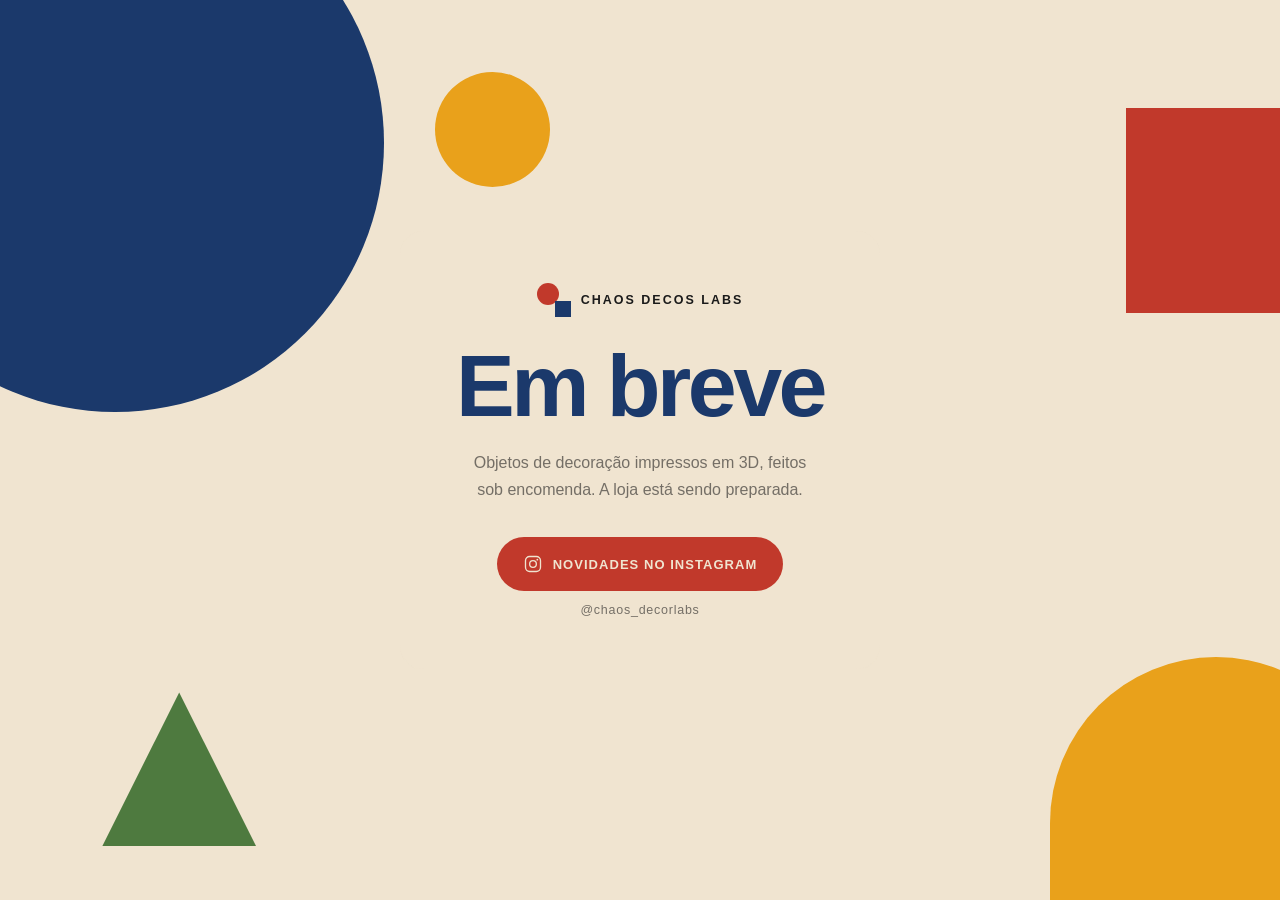
<file: index.html>
<!doctype html>
<!--
  CHAOS DECOS LABS — HOME DA LOJA (HALL)
  ───────────────────────────────────────
  Estrutura do seu wireframe: barra superior (busca, logo, moeda,
  favoritas, carrinho) + menu de abas, carrossel grande de
  produtos e o carrossel "Decor para casa".

  ONDE MEXER:
  - Catálogo, preços e ícones  → chaos-dados.js
  - Cores, tipografia, layout  → chaos-loja.css
  - Só o que é exclusivo da home fica neste arquivo.

  PÁGINAS DO CONJUNTO:
  index.html (esta) · produtos.html · produto.html
  favoritas.html · carrinho.html · politicas.html
-->
<html lang="pt-BR">
<head>
  <meta charset="utf-8" />
  <meta name="viewport" content="width=device-width, initial-scale=1" />
  <title>Chaos Decos Labs — Loja</title>
  <meta name="description" content="Loja Chaos Decos Labs — objetos de decoração impressos em 3D: forma, função e cor com propósito." />
  <meta name="theme-color" content="#F0E4D0" />
  <!-- A cortina "Em breve" precisa rodar ANTES de a página desenhar,
       por isso vem no <head> e antes do CSS. -->
  <script src="chaos-config.js"></script>
  <link rel="stylesheet" href="chaos-loja.css">
</head>
<body>

  <header class="site-header" id="cabecalho"></header>

  <!-- ── CARROSSEL PRINCIPAL ── -->
  <section class="hero-carousel">
    <div class="hero-track" id="heroTrack"></div>
    <button class="hero-arrow prev" id="heroPrev" aria-label="Produto anterior"><span class="icon"></span></button>
    <button class="hero-arrow next" id="heroNext" aria-label="Próximo produto"><span class="icon"></span></button>
    <div class="hero-dots" id="heroDots"></div>
  </section>

  <!-- ── FAIXA ── -->
  <div class="strip-bar"><p>Impressão 3D de decoração · feito sob encomenda no Brasil</p></div>

  <!-- ── CARROSSEL DE CATEGORIAS ── -->
  <section class="category-section">
    <div class="wrap">
      <div class="category-head">
        <div>
          <h2>Decor para casa</h2>
          <p>Produtos por categoria</p>
        </div>
        <div class="category-arrows">
          <button class="round-btn" id="catPrev" aria-label="Categoria anterior"><span class="icon"></span></button>
          <button class="round-btn" id="catNext" aria-label="Próxima categoria"><span class="icon"></span></button>
        </div>
      </div>
    </div>
    <div style="width:min(100%, calc(var(--content) + var(--edge) * 2)); margin-inline:auto;">
      <div class="category-track" id="categoryTrack" style="margin-inline:var(--edge);"></div>
    </div>
  </section>

  <footer class="site-footer" id="rodape"></footer>

  <script src="chaos-dados.js"></script>
  <script>
    montarCabecalho('home');
    montarRodape();

    document.querySelector('#heroPrev .icon').innerHTML = ICONES.esquerda;
    document.querySelector('#heroNext .icon').innerHTML = ICONES.direita;
    document.querySelector('#catPrev .icon').innerHTML = ICONES.esquerda;
    document.querySelector('#catNext .icon').innerHTML = ICONES.direita;

    /* ── HERO: os 6 primeiros produtos, duplicados para o loop ── */
    const destaques = PRODUTOS.slice(0, 6);
    const heroTrack = document.getElementById('heroTrack');
    const heroDotsEl = document.getElementById('heroDots');

    heroTrack.innerHTML = [...destaques, ...destaques].map((p) => `
      <div class="hero-slide">
        ${arteHTML(p, { sombra:true })}
        <div class="hero-slide-info">
          <div class="hero-slide-text">
            <span class="eyebrow">${p.colecao}</span>
            <h2 class="hero-slide-title">${nomeExibido(p)}</h2>
            <p class="hero-slide-price">${precoExibido(p)}</p>
          </div>
          <a class="btn btn-light" href="${linkProduto(p.id)}">${emBreve() ? 'Ver Peça' : 'Ver Item'}</a>
        </div>
      </div>
    `).join('');

    heroDotsEl.innerHTML = destaques.map((_, i) => `<button data-i="${i}" aria-label="Ir para o produto ${i + 1}"></button>`).join('');
    const heroDots = [...heroDotsEl.querySelectorAll('button')];
    heroDots[0].classList.add('is-active');

    function larguraPasso(){
      const slide = heroTrack.querySelector('.hero-slide');
      if (!slide) return 0;
      const gap = parseFloat(getComputedStyle(heroTrack).columnGap || getComputedStyle(heroTrack).gap) || 0;
      return slide.getBoundingClientRect().width + gap;
    }

    function sincronizarPontos(){
      const passo = larguraPasso();
      if (!passo) return;
      const indice = Math.round(heroTrack.scrollLeft / passo) % destaques.length;
      heroDots.forEach((d, i) => d.classList.toggle('is-active', i === indice));
    }

    /* Liga o giro automático + arraste. O motor está no chaos-dados.js
       (autoCarrossel) e é o mesmo que roda no celular. */
    const giroHero = autoCarrossel(heroTrack, { velocidade: 42, aoMover: sincronizarPontos });

    function moverHero(direcao){
      const passo = larguraPasso();
      if (!passo) return;
      giroHero.parar();
      heroTrack.scrollBy({ left: direcao * passo, behavior: 'smooth' });
      giroHero.retomar();
    }

    document.getElementById('heroPrev').addEventListener('click', () => moverHero(-1));
    document.getElementById('heroNext').addEventListener('click', () => moverHero(1));
    heroDots.forEach((d) => d.addEventListener('click', () => {
      giroHero.parar();
      heroTrack.scrollTo({ left: larguraPasso() * Number(d.dataset.i), behavior: 'smooth' });
      giroHero.retomar();
    }));

    /* ── CATEGORIAS ── */
    const categoryTrack = document.getElementById('categoryTrack');
    categoryTrack.innerHTML = CATEGORIAS.map((c) => `
      <a class="category-card" href="produtos.html?cat=${encodeURIComponent(c.nome)}">
        <div class="category-art">${arteHTML(c)}</div>
        <p class="category-name">${c.nome}</p>
      </a>
    `).join('');

    function moverCategoria(direcao){
      const card = categoryTrack.querySelector('.category-card');
      if (!card) return;
      const gap = parseFloat(getComputedStyle(categoryTrack).columnGap || getComputedStyle(categoryTrack).gap) || 0;
      categoryTrack.scrollBy({ left: direcao * (card.getBoundingClientRect().width + gap), behavior: 'smooth' });
    }
    document.getElementById('catPrev').addEventListener('click', () => moverCategoria(-1));
    document.getElementById('catNext').addEventListener('click', () => moverCategoria(1));

    ativarArraste(categoryTrack);
  </script>
</body>
</html>
</file>
<file: chaos-loja.css>
/* ══════════════════════════════════════════════════════════════
   CHAOS DECOS LABS — ESTILO DA LOJA (arquivo único de visual)
   ──────────────────────────────────────────────────────────────
   Este arquivo vale para TODAS as páginas: loja, produtos,
   wishlist e carrinho. Mexeu aqui, mudou em todas.

   ÍNDICE
   01. Variáveis de marca / base
   02. Barra superior (hall)
   03. Carrossel principal (home)
   04. Faixa preta
   05. Carrossel de categorias
   06. Artes geométricas (placeholder das fotos)
   07. Página PRODUTOS: título, filtros, grade, card
   08. Página WISHLIST
   09. Página CARRINHO
   10. Rodapé
   11. Responsivo
   ══════════════════════════════════════════════════════════════ */

/* ── 01. VARIÁVEIS DE MARCA / BASE ─────────────────────────── */
:root{
  --red:#C1392B;
  --navy:#1B396B;
  --mustard:#E9A11B;
  --green:#4E7A3F;
  --cream:#F0E4D0;
  --ink:#1A1A1A;
  --line: rgba(27,57,107,.16);
  --muted: rgba(26,26,26,.58);
  --edge: clamp(18px, 3.2vw, 44px);
  --content: 1360px;
  /* ── TIPOGRAFIA: uma família só, dois pesos ────────────────
     Helvetica não se baixa da web (é licenciada), então a pilha
     abaixo pega a que a máquina tiver, na ordem:
       Helvetica Neue / Helvetica → Mac e iPhone (a de verdade)
       Arial                      → Windows (mesmas medidas)
       Liberation / Nimbus Sans   → Linux (clones métricos)
     Como todas têm a mesma métrica, o layout não muda de máquina
     pra máquina — só o desenho da letra, e bem pouco.
     Sem webfont: o site não depende de nada externo pra carregar. */
  --font-display: 'Helvetica Neue', Helvetica, Arial, 'Liberation Sans', 'Nimbus Sans', sans-serif;
  --font-body: 'Helvetica Neue', Helvetica, Arial, 'Liberation Sans', 'Nimbus Sans', sans-serif;
}

*{ box-sizing:border-box; }
html{ scroll-behavior:smooth; }

body{
  margin:0;
  background:var(--cream);
  color:var(--ink);
  font-family:var(--font-body);
  overflow-x:hidden;
  /* Helvetica no Mac renderiza mais gorda que o desenho real;
     estas duas linhas devolvem o traço fino original. */
  -webkit-font-smoothing:antialiased;
  -moz-osx-font-smoothing:grayscale;
}

a{ color:inherit; text-decoration:none; }
button{ font:inherit; cursor:pointer; -webkit-tap-highlight-color:transparent; }
img{ max-width:100%; display:block; }

.wrap{
  width:min(100%, var(--content));
  margin-inline:auto;
  padding-inline:var(--edge);
}

.eyebrow{
  display:inline-flex;
  align-items:center;
  gap:8px;
  font-weight:700;
  text-transform:uppercase;
  letter-spacing:.14em;
  font-size:11px;
  color:var(--red);
}

.btn{
  display:inline-flex;
  align-items:center;
  justify-content:center;
  gap:8px;
  min-height:46px;
  padding:0 22px;
  border-radius:999px;
  border:1.5px solid var(--navy);
  font-weight:700;
  font-size:13px;
  letter-spacing:.03em;
  text-transform:uppercase;
  background:transparent;
  color:var(--navy);
  transition:transform .18s ease, background .18s ease, color .18s ease, border-color .18s ease;
}
.btn:hover{ transform:translateY(-2px); }
.btn-primary{ background:var(--navy); border-color:var(--navy); color:var(--cream); }
.btn-primary:hover{ background:var(--red); border-color:var(--red); }
.btn-light{ background:var(--cream); border-color:var(--cream); color:var(--navy); }
.btn-light:hover{ background:#fff; }
.btn-block{ width:100%; }

.icon{ width:19px; height:19px; flex:0 0 auto; display:inline-grid; place-items:center; }
.icon svg{ width:100%; height:100%; fill:none; stroke:currentColor; stroke-width:1.5; stroke-linecap:round; stroke-linejoin:round; }

/* ── 02. BARRA SUPERIOR (HALL) ─────────────────────────────── */
.site-header{
  position:sticky;
  top:0;
  z-index:40;
  background:rgba(240,228,208,.94);
  backdrop-filter:blur(14px);
  border-bottom:1px solid var(--line);
}

.header-row{
  width:min(100%, var(--content));
  margin-inline:auto;
  padding:16px var(--edge);
  display:grid;
  grid-template-columns:1fr auto 1fr;
  align-items:center;
  gap:16px;
}

.search-toggle{
  justify-self:start;
  display:inline-flex;
  align-items:center;
  gap:10px;
  border:1px solid var(--line);
  background:rgba(255,255,255,.5);
  border-radius:999px;
  padding:9px 16px;
  color:var(--navy);
}
.search-toggle span{
  font-size:12px;
  letter-spacing:.06em;
  text-transform:uppercase;
  color:var(--muted);
}
.search-toggle:hover{ background:#fff; }

.brand{ justify-self:center; display:flex; align-items:center; gap:10px; }
.brand-mark{ position:relative; width:34px; height:34px; flex:0 0 auto; }
.brand-mark span{ position:absolute; display:block; }
.brand-mark .m1{ width:22px; height:22px; border-radius:50%; background:var(--red); top:0; left:0; }
.brand-mark .m2{ width:16px; height:16px; background:var(--navy); right:0; bottom:0; }
.brand-name{
  font-family:var(--font-display);
  font-weight:700;
  letter-spacing:-0.01em;
  font-size:17px;
  line-height:1.02;
  text-transform:uppercase;
  white-space:nowrap;
}
.brand-name small{
  display:block;
  font-family:var(--font-body);
  font-weight:400;
  font-size:9.5px;
  letter-spacing:.24em;
  color:var(--red);
  text-transform:uppercase;
  margin-top:2px;
}

.header-actions{ justify-self:end; display:flex; align-items:center; gap:clamp(10px, 2vw, 26px); }

.currency-select{ position:relative; display:inline-flex; align-items:center; }
.currency-select select{
  appearance:none;
  -webkit-appearance:none;
  border:1px solid var(--line);
  background:rgba(255,255,255,.5);
  border-radius:999px;
  padding:9px 30px 9px 14px;
  font-family:var(--font-body);
  font-weight:700;
  font-size:12px;
  letter-spacing:.04em;
  color:var(--ink);
  cursor:pointer;
}
.currency-select::after{
  content:"";
  position:absolute;
  right:12px;
  top:50%;
  width:7px; height:7px;
  border-right:1.5px solid var(--navy);
  border-bottom:1.5px solid var(--navy);
  transform:translateY(-65%) rotate(45deg);
  pointer-events:none;
}

.top-link{
  display:inline-flex;
  align-items:center;
  gap:7px;
  border:0;
  background:transparent;
  color:var(--ink);
  font-weight:700;
  font-size:11.5px;
  letter-spacing:.08em;
  text-transform:uppercase;
  padding:6px 0;
  position:relative;
}
.top-link:hover{ color:var(--red); }
.top-link.is-current{ color:var(--red); }
.top-link .badge-count{
  position:absolute;
  top:-7px;
  right:-11px;
  min-width:16px;
  height:16px;
  padding:0 3px;
  border-radius:999px;
  background:var(--red);
  color:#fff;
  font-size:9px;
  font-weight:700;
  display:grid;
  place-items:center;
  line-height:1;
}

.search-panel{
  max-height:0;
  overflow:hidden;
  transition:max-height .3s ease;
  border-top:0 solid var(--line);
}
.search-panel.is-open{ max-height:74px; border-top-width:1px; }
.search-panel .wrap{ padding-block:14px; }
.search-panel input{
  width:100%;
  border:0;
  background:transparent;
  font-family:var(--font-display);
  font-weight:700;
  font-size:clamp(18px, 2.4vw, 26px);
  color:var(--ink);
  outline:0;
}
.search-panel input::placeholder{ color:var(--muted); }

.main-nav{ border-top:1px solid var(--line); }
.main-nav ul{
  width:min(100%, var(--content));
  margin-inline:auto;
  padding:0 var(--edge);
  list-style:none;
  display:flex;
  justify-content:center;
  flex-wrap:wrap;
  gap:clamp(20px, 3.2vw, 42px);
}
.main-nav a{
  display:inline-block;
  padding:11px 0;
  font-weight:700;
  font-size:12.5px;
  letter-spacing:.09em;
  text-transform:uppercase;
  color:var(--navy);
  border-bottom:2px solid transparent;
}
.main-nav a:hover{ color:var(--red); }
.main-nav a.is-active{ border-color:var(--navy); }
.main-nav a.is-sale{ color:var(--red); }

/* ── 03. CARROSSEL PRINCIPAL (HOME) ────────────────────────── */
.hero-carousel{ position:relative; padding-block: clamp(20px, 3vw, 34px) clamp(28px, 4vw, 46px); }

.hero-track{
  display:flex;
  gap:clamp(14px, 2vw, 22px);
  overflow-x:auto;
  overflow-y:hidden;
  scroll-snap-type:x mandatory;
  scrollbar-width:none;
  padding-inline:var(--edge);
  cursor:grab;
  user-select:none;
  -webkit-overflow-scrolling:touch;
  touch-action:pan-x;
}
.hero-track::-webkit-scrollbar{ display:none; }
.hero-track.is-dragging{ cursor:grabbing; scroll-snap-type:none; }
.hero-track.is-auto-scrolling{ scroll-snap-type:none; }

.hero-slide{
  position:relative;
  flex:0 0 clamp(320px, 84vw, 1120px);
  height:clamp(360px, 62vh, 640px);
  scroll-snap-align:start;
  border-radius:22px;
  overflow:hidden;
  isolation:isolate;
}

.hero-slide-info{
  position:absolute;
  left:clamp(18px, 3vw, 40px);
  bottom:clamp(18px, 3vw, 40px);
  right:clamp(18px, 3vw, 40px);
  z-index:3;
  display:flex;
  flex-wrap:wrap;
  align-items:flex-end;
  justify-content:space-between;
  gap:16px;
}
.hero-slide-text{ max-width:560px; }
.hero-slide-text .eyebrow{ color:var(--mustard); margin-bottom:10px; }
.hero-slide-text .eyebrow::before{ content:""; width:22px; height:1px; background:currentColor; display:inline-block; margin-right:2px; }
.hero-slide-title{
  margin:0;
  font-family:var(--font-display);
  font-weight:700;
  font-size:clamp(30px, 4.4vw, 58px);
  line-height:.98;
  letter-spacing:-0.035em;
  color:#fff;
  text-shadow:0 2px 18px rgba(0,0,0,.18);
}
.hero-slide-price{
  margin:12px 0 0;
  font-weight:700;
  font-size:clamp(15px, 1.4vw, 19px);
  color:rgba(255,255,255,.92);
}

.hero-arrow{
  position:absolute;
  top:50%;
  transform:translateY(-50%);
  z-index:5;
  width:48px; height:48px;
  border-radius:999px;
  border:1px solid rgba(255,255,255,.6);
  background:rgba(27,57,107,.35);
  backdrop-filter:blur(6px);
  color:#fff;
  display:grid;
  place-items:center;
  transition:background .2s ease;
}
.hero-arrow:hover{ background:var(--red); border-color:var(--red); }
.hero-arrow.prev{ left:calc(var(--edge) + 8px); }
.hero-arrow.next{ right:calc(var(--edge) + 8px); }
.hero-arrow .icon{ width:20px; height:20px; }

.hero-dots{ display:flex; justify-content:center; gap:8px; margin-top:16px; }
.hero-dots button{
  width:8px; height:8px;
  border-radius:999px;
  border:1px solid var(--navy);
  background:transparent;
  padding:0;
  opacity:.4;
  transition:opacity .2s ease, background .2s ease, width .2s ease;
}
.hero-dots button.is-active{ opacity:1; background:var(--navy); width:20px; }

/* ── 04. FAIXA PRETA ───────────────────────────────────────── */
.strip-bar{ background:var(--ink); color:var(--cream); text-align:center; padding:11px var(--edge); }
.strip-bar p{ margin:0; font-weight:700; font-size:11px; letter-spacing:.22em; text-transform:uppercase; }

/* ── 05. CARROSSEL DE CATEGORIAS ───────────────────────────── */
.category-section{ padding-block:clamp(34px, 5vw, 62px) clamp(46px, 6vw, 80px); }
.category-head{
  display:flex;
  justify-content:space-between;
  align-items:flex-end;
  gap:16px;
  margin-bottom:clamp(20px, 3vw, 34px);
}
.category-head h2{
  margin:0;
  font-family:var(--font-display);
  font-weight:700;
  letter-spacing:-0.03em;
  font-size:clamp(28px, 3.6vw, 46px);
}
.category-head p{ margin:6px 0 0; color:var(--muted); font-size:13.5px; }
.category-arrows{ display:flex; gap:8px; flex:0 0 auto; }

.round-btn{
  width:40px; height:40px;
  border-radius:999px;
  border:1px solid var(--navy);
  background:transparent;
  color:var(--navy);
  display:grid;
  place-items:center;
  transition:background .18s ease, color .18s ease;
}
.round-btn:hover{ background:var(--navy); color:var(--cream); }
.round-btn .icon{ width:16px; height:16px; }

.category-track{
  display:flex;
  gap:2px;
  overflow-x:auto;
  overflow-y:hidden;
  scroll-snap-type:x proximity;
  scrollbar-width:none;
  cursor:grab;
  user-select:none;
  -webkit-overflow-scrolling:touch;
  touch-action:pan-x;
  border-top:1px solid var(--line);
  border-left:1px solid var(--line);
}
.category-track::-webkit-scrollbar{ display:none; }
.category-track.is-dragging{ cursor:grabbing; }

.category-card{
  position:relative;
  flex:0 0 clamp(210px, 20vw, 280px);
  scroll-snap-align:start;
  border-right:1px solid var(--line);
  border-bottom:1px solid var(--line);
}
.category-art{ position:relative; height:clamp(190px, 20vw, 260px); overflow:hidden; }
.category-name{
  margin:0;
  padding:16px 16px 20px;
  font-weight:700;
  font-size:13px;
  letter-spacing:.05em;
  text-transform:uppercase;
}
.category-card:hover .category-name{ color:var(--red); }
.category-card:hover .category-art{ filter:brightness(.94); }

/* ── 06. ARTES GEOMÉTRICAS (placeholder das fotos) ──────────
   Enquanto não há foto real, cada produto ganha uma composição
   Geometria: fundo + duas formas primárias. Trocar por foto é só
   informar "src" no produto (ver chaos-dados.js).            */
.prod-art{ position:absolute; inset:0; background:var(--bg, var(--cream)); overflow:hidden; }
.prod-art::before,
.prod-art::after{ content:""; position:absolute; }
.prod-art::before{
  width:var(--r1, 60%);
  height:var(--r1, 60%);
  top:var(--y1, -18%);
  left:var(--x1, -18%);
  background:var(--c1, var(--navy));
  border-radius:var(--rad1, 50%);
  clip-path:var(--clip1, none);
}
.prod-art::after{
  width:var(--w2, 42%);
  height:var(--h2, 42%);
  top:var(--y2, 55%);
  left:var(--x2, 58%);
  background:var(--c2, var(--red));
  border-radius:var(--rad2, 0px);
  clip-path:var(--clip2, none);
}
.prod-art .shade{
  position:absolute;
  inset:0;
  background:linear-gradient(180deg, rgba(26,26,26,0) 40%, rgba(26,26,26,.42) 100%);
  z-index:2;
}

.art-a{ --bg:var(--navy); --c1:var(--mustard); --rad1:50%; --x1:-12%; --y1:-16%; --r1:58%; --c2:var(--red); --rad2:0; --x2:64%; --y2:58%; --w2:34%; --h2:34%; }
.art-b{ --bg:var(--cream); --c1:var(--red); --rad1:50%; --x1:52%; --y1:-20%; --r1:55%; --c2:var(--navy); --clip2:polygon(0 100%,100% 100%,0 0); --x2:-6%; --y2:52%; --w2:44%; --h2:52%; }
.art-c{ --bg:var(--mustard); --c1:var(--navy); --rad1:50%; --x1:-20%; --y1:46%; --r1:64%; --c2:var(--cream); --rad2:0; --x2:58%; --y2:-14%; --w2:36%; --h2:36%; }
.art-d{ --bg:var(--green); --c1:var(--cream); --rad1:50%; --x1:30%; --y1:22%; --r1:46%; --c2:var(--mustard); --clip2:polygon(50% 0,100% 100%,0 100%); --x2:-8%; --y2:60%; --w2:30%; --h2:36%; }
.art-e{ --bg:var(--cream); --c1:var(--navy); --rad1:0; --x1:-10%; --y1:18%; --r1:46%; --c2:var(--red); --rad2:50%; --x2:62%; --y2:48%; --w2:38%; --h2:38%; }
.art-f{ --bg:var(--red); --c1:var(--cream); --rad1:50%; --x1:-16%; --y1:-16%; --r1:50%; --c2:var(--navy); --rad2:0; --x2:56%; --y2:56%; --w2:38%; --h2:38%; }
.art-g{ --bg:var(--navy); --c1:var(--cream); --clip1:polygon(0 0,100% 0,0 100%); --x1:0; --y1:0; --r1:70%; --c2:var(--mustard); --rad2:50%; --x2:64%; --y2:60%; --w2:30%; --h2:30%; }
.art-h{ --bg:var(--mustard); --c1:var(--red); --clip1:polygon(50% 0,100% 100%,0 100%); --x1:30%; --y1:14%; --r1:44%; --c2:var(--navy); --rad2:0; --x2:-10%; --y2:-12%; --w2:34%; --h2:34%; }
.art-i{ --bg:var(--cream); --c1:var(--green); --rad1:50%; --x1:60%; --y1:52%; --r1:44%; --c2:var(--navy); --rad2:0; --x2:-12%; --y2:-18%; --w2:40%; --h2:40%; }
/* segundas "fotos" (o que aparece no hover do card) */
.art-a2{ --bg:var(--navy); --c1:var(--red); --rad1:0; --x1:8%; --y1:12%; --r1:52%; --c2:var(--mustard); --rad2:50%; --x2:52%; --y2:14%; --w2:34%; --h2:34%; }
.art-b2{ --bg:var(--cream); --c1:var(--navy); --rad1:50%; --x1:12%; --y1:16%; --r1:52%; --c2:var(--red); --rad2:0; --x2:60%; --y2:50%; --w2:32%; --h2:32%; }
.art-c2{ --bg:var(--mustard); --c1:var(--red); --clip1:polygon(50% 0,100% 100%,0 100%); --x1:22%; --y1:16%; --r1:52%; --c2:var(--navy); --rad2:50%; --x2:2%; --y2:56%; --w2:28%; --h2:28%; }
.art-d2{ --bg:var(--green); --c1:var(--mustard); --rad1:0; --x1:14%; --y1:14%; --r1:48%; --c2:var(--cream); --rad2:50%; --x2:56%; --y2:52%; --w2:32%; --h2:32%; }
.art-e2{ --bg:var(--cream); --c1:var(--red); --clip1:polygon(50% 0,100% 100%,0 100%); --x1:24%; --y1:14%; --r1:52%; --c2:var(--navy); --rad2:50%; --x2:6%; --y2:58%; --w2:26%; --h2:26%; }
.art-f2{ --bg:var(--red); --c1:var(--navy); --rad1:0; --x1:16%; --y1:16%; --r1:50%; --c2:var(--cream); --rad2:50%; --x2:56%; --y2:54%; --w2:32%; --h2:32%; }

/* ── 07. PÁGINA PRODUTOS ───────────────────────────────────── */
.page-head{
  position:relative;
  padding:clamp(22px, 3.4vw, 40px) var(--edge) clamp(18px, 2.6vw, 28px);
  text-align:center;
}
.breadcrumb{
  position:absolute;
  left:var(--edge);
  top:clamp(24px, 3.6vw, 44px);
  display:flex;
  align-items:center;
  gap:8px;
  font-size:12px;
  color:var(--muted);
}
.breadcrumb .icon{ width:15px; height:15px; }
.breadcrumb b{ color:var(--ink); font-weight:700; }
.page-title{
  margin:0;
  font-family:var(--font-display);
  font-weight:700;
  font-size:clamp(32px, 5.4vw, 68px);
  line-height:1;
  letter-spacing:-0.025em;
  text-transform:uppercase;
}
.page-count{
  margin:10px 0 0;
  font-weight:700;
  font-size:12px;
  letter-spacing:.16em;
  text-transform:uppercase;
  color:var(--muted);
}

/* barra de filtros: metade tópicos, metade ordenação */
.filter-bar{
  display:grid;
  grid-template-columns:1fr 1fr;
  border-top:1px solid var(--line);
  border-bottom:1px solid var(--line);
  background:rgba(255,255,255,.22);
}
.filter-half{
  position:relative;
  display:flex;
  align-items:center;
  justify-content:center;
  gap:10px;
  padding:18px 20px;
  border:0;
  background:transparent;
  color:var(--ink);
  font-weight:700;
  font-size:12.5px;
  letter-spacing:.12em;
  text-transform:uppercase;
  width:100%;
}
.filter-half + .filter-half{ border-left:1px solid var(--line); }
.filter-half:hover{ color:var(--red); }
.filter-half .chevron{
  width:8px; height:8px;
  border-right:1.6px solid currentColor;
  border-bottom:1.6px solid currentColor;
  transform:translateY(-2px) rotate(45deg);
  transition:transform .22s ease;
}
.filter-half.is-open .chevron{ transform:translateY(2px) rotate(225deg); }
.filter-half .count{ color:var(--red); }

.filter-drawer{
  grid-column:1 / -1;
  max-height:0;
  overflow:hidden;
  transition:max-height .3s ease;
  border-top:0 solid var(--line);
}
.filter-drawer.is-open{ max-height:260px; border-top:1px solid var(--line); }
.filter-drawer-inner{
  display:flex;
  flex-wrap:wrap;
  gap:10px;
  padding:20px var(--edge);
}
.chip{
  border:1px solid var(--line);
  background:rgba(255,255,255,.5);
  border-radius:999px;
  padding:9px 18px;
  font-weight:700;
  font-size:12px;
  letter-spacing:.05em;
  color:var(--navy);
  transition:background .18s ease, color .18s ease, border-color .18s ease;
}
.chip:hover{ border-color:var(--navy); }
.chip.is-on{ background:var(--navy); border-color:var(--navy); color:var(--cream); }

/* grade de produtos */
.product-grid{
  display:grid;
  grid-template-columns:repeat(4, minmax(0, 1fr));
  border-left:1px solid var(--line);
}
.product-card{
  position:relative;
  display:flex;
  flex-direction:column;
  border-right:1px solid var(--line);
  border-bottom:1px solid var(--line);
  background:transparent;
  text-align:left;
  padding:0;
  color:inherit;
}
.product-card:hover{ background:rgba(255,255,255,.34); }

.product-flag{
  position:absolute;
  top:14px;
  left:14px;
  z-index:4;
  padding:5px 10px;
  font-weight:700;
  font-size:9.5px;
  letter-spacing:.13em;
  text-transform:uppercase;
  color:var(--ink);
  background:var(--mustard);
}
.product-flag.is-novo{ background:var(--red); color:#fff; }
.product-flag.is-lancamento{ background:var(--navy); color:var(--cream); }

/* foto 1 → foto 2 no hover */
.product-media{
  position:relative;
  aspect-ratio:1 / 1;
  overflow:hidden;
}
.product-media .prod-art{ transition:opacity .35s ease; }
.product-media .art-front{ opacity:1; z-index:2; }
.product-media .art-back{ opacity:0; z-index:1; }
.product-card:hover .art-front{ opacity:0; }
.product-card:hover .art-back{ opacity:1; }

.wish-btn{
  position:absolute;
  top:12px;
  right:12px;
  z-index:5;
  width:36px; height:36px;
  border-radius:999px;
  border:1px solid var(--line);
  background:rgba(240,228,208,.86);
  backdrop-filter:blur(4px);
  color:var(--navy);
  display:grid;
  place-items:center;
  opacity:0;
  transform:translateY(-4px);
  transition:opacity .2s ease, transform .2s ease, background .2s ease, color .2s ease;
}
.product-card:hover .wish-btn,
.wish-btn:focus-visible{ opacity:1; transform:translateY(0); }
.wish-btn:hover{ background:var(--red); border-color:var(--red); color:#fff; }
.wish-btn.is-on{ opacity:1; transform:none; background:var(--red); border-color:var(--red); color:#fff; }
.wish-btn.is-on .icon svg{ fill:currentColor; }
.wish-btn .icon{ width:17px; height:17px; }

.product-info{
  padding:16px 16px 20px;
  display:flex;
  flex-direction:column;
  gap:6px;
  margin-top:auto;
}
.product-collection{
  font-weight:700;
  font-size:9.5px;
  letter-spacing:.16em;
  text-transform:uppercase;
  color:var(--muted);
}
.product-line{
  display:flex;
  align-items:flex-end;
  justify-content:space-between;
  gap:12px;
}
.product-name{
  margin:0;
  font-weight:700;
  font-size:14px;
  line-height:1.3;
  color:var(--ink);
}
.product-card:hover .product-name{ color:var(--red); }
.product-price{ text-align:right; flex:0 0 auto; }
.product-price b{ display:block; font-weight:700; font-size:14.5px; }
.product-price small{
  display:block;
  margin-top:2px;
  font-size:9.5px;
  letter-spacing:.1em;
  text-transform:uppercase;
  color:var(--muted);
}

.empty-state{
  padding:clamp(46px, 8vw, 96px) var(--edge);
  text-align:center;
}
.empty-state h2{
  margin:0 0 10px;
  font-family:var(--font-display);
  font-weight:700;
  font-size:clamp(24px, 3.4vw, 38px);
  letter-spacing:-0.035em;
}
.empty-state p{ margin:0 0 26px; color:var(--muted); font-size:14px; }

/* ── 08. PÁGINA WISHLIST ───────────────────────────────────── */
.wish-note{
  display:flex;
  align-items:flex-start;
  gap:12px;
  margin:0 0 clamp(20px, 3vw, 30px);
  padding:16px 18px;
  border-left:3px solid var(--mustard);
  background:rgba(233,161,27,.12);
  font-size:13px;
  line-height:1.6;
  color:var(--ink);
}
.wish-note .icon{ color:var(--mustard); margin-top:1px; }

.wish-actions{
  display:flex;
  gap:8px;
  padding:0 16px 18px;
}
.mini-btn{
  flex:1 1 auto;
  min-height:38px;
  border-radius:999px;
  border:1px solid var(--navy);
  background:transparent;
  color:var(--navy);
  font-weight:700;
  font-size:11px;
  letter-spacing:.07em;
  text-transform:uppercase;
  transition:background .18s ease, color .18s ease, border-color .18s ease;
}
.mini-btn:hover{ background:var(--navy); color:var(--cream); }
.mini-btn.is-ghost{ flex:0 0 auto; width:38px; border-color:var(--line); color:var(--muted); display:grid; place-items:center; }
.mini-btn.is-ghost:hover{ background:var(--red); border-color:var(--red); color:#fff; }
.mini-btn .icon{ width:15px; height:15px; }

/* ── 09. PÁGINA CARRINHO ───────────────────────────────────── */
.cart-layout{
  display:grid;
  grid-template-columns:minmax(0, 1.55fr) minmax(300px, .45fr);
  gap:clamp(24px, 4vw, 56px);
  align-items:start;
  padding-block:clamp(24px, 3.4vw, 42px) clamp(48px, 7vw, 90px);
}

.cart-list{ border-top:1px solid var(--line); }
.cart-row{
  display:grid;
  grid-template-columns:96px minmax(0, 1fr) auto;
  gap:clamp(14px, 2vw, 24px);
  align-items:center;
  padding:20px 0;
  border-bottom:1px solid var(--line);
}
.cart-thumb{
  position:relative;
  width:96px;
  height:96px;
  overflow:hidden;
  flex:0 0 auto;
  border:1px solid var(--line);
}
.cart-row-name{
  margin:0;
  font-weight:700;
  font-size:15px;
  line-height:1.3;
}
.cart-row-meta{
  margin:5px 0 0;
  font-size:11px;
  letter-spacing:.1em;
  text-transform:uppercase;
  color:var(--muted);
}
.cart-row-remove{
  margin:10px 0 0;
  border:0;
  background:transparent;
  padding:0;
  font-size:11px;
  letter-spacing:.07em;
  text-transform:uppercase;
  color:var(--muted);
  text-decoration:underline;
}
.cart-row-remove:hover{ color:var(--red); }

.cart-right{
  display:flex;
  flex-direction:column;
  align-items:flex-end;
  gap:12px;
}
.qty{
  display:inline-flex;
  align-items:center;
  border:1px solid var(--line);
  border-radius:999px;
  overflow:hidden;
  background:rgba(255,255,255,.5);
}
.qty button{
  width:32px;
  height:34px;
  border:0;
  background:transparent;
  color:var(--navy);
  font-size:16px;
  line-height:1;
}
.qty button:hover{ background:var(--navy); color:var(--cream); }
.qty span{
  min-width:30px;
  text-align:center;
  font-weight:700;
  font-size:13px;
}
.cart-row-price{ font-weight:700; font-size:15px; white-space:nowrap; }

.cart-summary{
  position:sticky;
  top:120px;
  border:1px solid var(--line);
  background:rgba(255,255,255,.34);
  padding:clamp(20px, 2.4vw, 28px);
}
.cart-summary h2{
  margin:0 0 18px;
  font-family:var(--font-display);
  font-weight:700;
  font-size:20px;
  letter-spacing:-0.01em;
  text-transform:uppercase;
}
.summary-line{
  display:flex;
  justify-content:space-between;
  gap:16px;
  padding:9px 0;
  font-size:13.5px;
  color:var(--muted);
}
.summary-line b{ color:var(--ink); font-weight:700; }
.summary-total{
  display:flex;
  justify-content:space-between;
  align-items:baseline;
  gap:16px;
  margin-top:12px;
  padding-top:16px;
  border-top:1px solid var(--line);
}
.summary-total span{ font-weight:700; font-size:12px; letter-spacing:.12em; text-transform:uppercase; }
.summary-total b{ font-family:var(--font-display); font-weight:700; font-size:26px; }
.summary-note{
  margin:14px 0 0;
  font-size:11.5px;
  line-height:1.6;
  color:var(--muted);
}
.cart-summary .btn{ margin-top:18px; }

/* ── 10. RODAPÉ ────────────────────────────────────────────── */
.site-footer{ border-top:1px solid var(--line); padding:26px var(--edge) 60px; }
.site-footer .wrap{ display:flex; flex-wrap:wrap; justify-content:space-between; gap:10px; padding:0; }
.site-footer p{ margin:0; font-size:11.5px; color:var(--muted); }
.site-footer strong{ color:var(--ink); }

/* ── 11. RESPONSIVO ────────────────────────────────────────── */
@media (max-width:1100px){
  .product-grid{ grid-template-columns:repeat(3, minmax(0, 1fr)); }
}

@media (max-width:900px){
  .header-row{ grid-template-columns:auto 1fr auto; gap:12px; padding-block:14px; }
  .search-toggle span{ display:none; }
  .search-toggle{ padding:9px; }
  .brand{ justify-self:start; }
  .header-actions{ gap:14px; }
  /* no celular fica só o ícone: escondemos o texto, nunca o ícone nem o contador */
  .top-link span:not(.icon):not(.badge-count){ display:none; }
  .main-nav ul{ justify-content:flex-start; overflow-x:auto; scrollbar-width:none; }
  .main-nav ul::-webkit-scrollbar{ display:none; }
  .main-nav a{ white-space:nowrap; }

  .breadcrumb{ position:static; justify-content:center; margin-bottom:14px; }
  .page-head{ text-align:center; }
  .cart-layout{ grid-template-columns:1fr; }
  .cart-summary{ position:static; }
}

@media (max-width:640px){
  .hero-slide{ flex-basis:88vw; height:clamp(320px, 78vw, 480px); border-radius:16px; }
  .hero-arrow{ width:40px; height:40px; }
  .category-card{ flex-basis:62vw; }
  .product-grid{ grid-template-columns:repeat(2, minmax(0, 1fr)); }
  .product-info{ padding:12px 12px 16px; }
  .product-line{ flex-direction:column; align-items:flex-start; gap:4px; }
  .product-price{ text-align:left; }
  .wish-btn{ opacity:1; transform:none; }
  .cart-row{ grid-template-columns:72px minmax(0, 1fr); }
  .cart-thumb{ width:72px; height:72px; }
  .cart-right{ grid-column:1 / -1; flex-direction:row; align-items:center; justify-content:space-between; }
}

@media (max-width:480px){
  /* Barra apertada: cada coluna pode encolher (min-width:0) e o nome da
     marca corta com reticências antes de empurrar algo pra fora da tela. */
  .header-row{ grid-template-columns:auto minmax(0, 1fr) auto; gap:8px; }
  .header-row > *{ min-width:0; }
  .header-actions{ gap:8px; padding-right:8px; }
  .currency-select select{ padding:7px 17px 7px 7px; font-size:10px; letter-spacing:0; }
  .currency-select::after{ right:7px; width:5px; height:5px; }
  .top-link{ padding:5px 0; }
  .top-link .icon{ width:17px; height:17px; }
  .top-link .badge-count{ right:-7px; top:-6px; min-width:14px; height:14px; font-size:8.5px; }
  .search-toggle{ padding:8px; }
  .brand{ min-width:0; overflow:hidden; gap:7px; }
  .brand-mark{ width:26px; height:26px; }
  .brand-mark .m1{ width:17px; height:17px; }
  .brand-mark .m2{ width:12px; height:12px; }
  .brand-name{ font-size:12.5px; overflow:hidden; text-overflow:ellipsis; }
  .brand-name small{ font-size:7.5px; letter-spacing:.14em; }
  .filter-half{ padding:14px 10px; font-size:11px; letter-spacing:.07em; }
}

/* ── 12. PÁGINA DO PRODUTO ─────────────────────────────────── */
.breadcrumb-inline{
  position:static;
  width:min(100%, var(--content));
  margin:0 auto;
  padding:18px var(--edge) 0;
  justify-content:flex-start;
}
.breadcrumb-inline a:hover{ color:var(--red); }

.pdp{
  width:min(100%, var(--content));
  margin-inline:auto;
  padding:clamp(14px, 2vw, 26px) var(--edge) clamp(40px, 5vw, 70px);
  display:grid;
  grid-template-columns:minmax(0, 1.05fr) minmax(320px, .95fr);
  gap:clamp(24px, 4vw, 64px);
  align-items:start;
}

/* ── galeria (esquerda) ── */
.pdp-gallery{ position:sticky; top:120px; display:grid; gap:12px; }

.pdp-stage{
  position:relative;
  aspect-ratio:1 / 1;
  border-radius:22px;
  overflow:hidden;
  isolation:isolate;
  background:rgba(255,255,255,.3);
}
.pdp-stage .product-flag{ top:16px; left:16px; }

.pdp-photo{ position:absolute; inset:0; }
.pdp-photo .prod-art{ transition:opacity .3s ease; }

.pdp-tag{
  position:absolute;
  right:16px; bottom:16px;
  z-index:3;
  display:inline-flex;
  align-items:center;
  min-height:26px;
  padding:0 12px;
  border-radius:999px;
  background:rgba(240,228,208,.92);
  border:1px solid var(--line);
  backdrop-filter:blur(6px);
  font-size:10px;
  font-weight:700;
  letter-spacing:.12em;
  text-transform:uppercase;
  color:var(--navy);
}

.pdp-thumbs{ display:flex; gap:10px; }
.pdp-thumb{
  position:relative;
  width:84px;
  aspect-ratio:1 / 1;
  border:1.5px solid transparent;
  border-radius:14px;
  overflow:hidden;
  padding:0;
  background:rgba(255,255,255,.3);
  transition:border-color .18s ease, transform .18s ease;
}
.pdp-thumb:hover{ transform:translateY(-2px); }
.pdp-thumb.is-on{ border-color:var(--navy); }

/* ── informações (direita) ── */
.pdp-info{ padding-top:4px; }

.pdp-collection{
  display:block;
  font-size:11px;
  font-weight:700;
  letter-spacing:.16em;
  text-transform:uppercase;
  color:var(--red);
  margin-bottom:10px;
}

.pdp-title{
  margin:0;
  font-family:var(--font-display);
  font-weight:700;
  font-size:clamp(28px, 3.6vw, 46px);
  line-height:1.02;
  letter-spacing:-0.035em;
}

.pdp-sub{
  margin:10px 0 0;
  font-size:12.5px;
  letter-spacing:.02em;
  color:var(--muted);
}

.pdp-price{
  margin:18px 0 0;
  font-family:var(--font-display);
  font-weight:700;
  font-size:clamp(22px, 2.4vw, 30px);
  color:var(--ink);
}
.pdp-price small{
  font-family:var(--font-body);
  font-weight:400;
  font-size:11px;
  letter-spacing:.1em;
  text-transform:uppercase;
  color:var(--muted);
  margin-left:8px;
}

.pdp-block{ margin-top:24px; }

.pdp-label{
  display:block;
  font-size:11px;
  font-weight:700;
  letter-spacing:.12em;
  text-transform:uppercase;
  color:var(--muted);
  margin-bottom:10px;
}
.pdp-label b{ color:var(--ink); font-weight:700; }

/* bolinhas de cor do filamento */
.swatches{ display:flex; flex-wrap:wrap; gap:10px; }
.swatch{
  width:34px; height:34px;
  border-radius:50%;
  border:1.5px solid var(--line);
  background:var(--amostra);
  padding:0;
  position:relative;
  transition:transform .18s ease;
}
.swatch:hover{ transform:translateY(-2px); }
.swatch.is-on{
  border-color:var(--ink);
  box-shadow:0 0 0 3px var(--cream), 0 0 0 4.5px var(--ink);
}

/* seletor de quantidade */
.qty{
  display:inline-flex;
  align-items:center;
  border:1.5px solid var(--line);
  border-radius:999px;
  overflow:hidden;
  background:rgba(255,255,255,.5);
}
.qty button{
  width:42px; height:44px;
  border:0;
  background:transparent;
  color:var(--navy);
  font-size:18px;
  font-weight:700;
  transition:background .16s ease;
}
.qty button:hover{ background:rgba(27,57,107,.08); }
.qty span{
  min-width:44px;
  text-align:center;
  font-weight:700;
  font-size:15px;
}

.pdp-actions{
  display:flex;
  gap:10px;
  margin-top:22px;
}
.btn-buy{
  flex:1 1 auto;
  min-height:54px;
  font-size:13px;
}
.btn-buy.is-done{ background:var(--green); border-color:var(--green); }

.btn-wish{
  width:54px; height:54px;
  flex:0 0 auto;
  border:1.5px solid var(--navy);
  border-radius:999px;
  background:transparent;
  color:var(--navy);
  display:grid;
  place-items:center;
  transition:background .18s ease, color .18s ease, transform .18s ease;
}
.btn-wish:hover{ transform:translateY(-2px); }
.btn-wish .icon{ width:21px; height:21px; }
.btn-wish.is-on{ background:var(--red); border-color:var(--red); color:#fff; }
.btn-wish.is-on .icon svg{ fill:currentColor; }

.pdp-note{
  display:flex;
  align-items:flex-start;
  gap:9px;
  margin:18px 0 0;
  padding:13px 15px;
  border-radius:12px;
  background:rgba(233,161,27,.14);
  border:1px solid rgba(233,161,27,.4);
  font-size:12.5px;
  line-height:1.55;
  color:var(--ink);
}
.pdp-note .icon{ width:17px; height:17px; flex:0 0 auto; margin-top:1px; color:#9a6a05; }

/* ── sanfonas ── */
.accordion{ margin-top:30px; border-top:1px solid var(--line); }

.acc-item{ border-bottom:1px solid var(--line); }

.acc-head{
  width:100%;
  display:flex;
  align-items:center;
  justify-content:space-between;
  gap:14px;
  padding:17px 2px;
  border:0;
  background:transparent;
  color:var(--ink);
  font-family:var(--font-body);
  font-weight:700;
  font-size:12.5px;
  letter-spacing:.1em;
  text-transform:uppercase;
  text-align:left;
}
.acc-head:hover{ color:var(--red); }
.acc-head .chevron{
  width:9px; height:9px;
  border-right:1.5px solid currentColor;
  border-bottom:1.5px solid currentColor;
  transform:rotate(45deg) translate(-2px, -2px);
  transition:transform .25s ease;
  flex:0 0 auto;
}
.acc-item.is-open .acc-head .chevron{ transform:rotate(-135deg) translate(-2px, -2px); }

.acc-body{
  display:grid;
  grid-template-rows:0fr;
  transition:grid-template-rows .3s ease;
}
.acc-item.is-open .acc-body{ grid-template-rows:1fr; }
.acc-inner{ overflow:hidden; }
.acc-item.is-open .acc-inner{ padding-bottom:20px; }

.acc-inner p{
  margin:0 0 12px;
  font-size:14px;
  line-height:1.72;
  color:var(--muted);
}
.acc-inner p:last-child{ margin-bottom:0; }
.acc-inner b{ color:var(--ink); }

.spec-list{ margin:0; display:grid; gap:0; }
.spec-list > div{
  display:flex;
  justify-content:space-between;
  gap:18px;
  padding:9px 0;
  border-bottom:1px solid var(--line);
}
.spec-list > div:last-child{ border-bottom:0; }
.spec-list dt{ font-size:13px; color:var(--muted); }
.spec-list dd{ margin:0; font-size:13px; font-weight:700; color:var(--ink); text-align:right; }
.spec-note{ margin-top:12px !important; font-size:12.5px !important; }

.care-list{ margin:0; padding-left:18px; }
.care-list li{
  font-size:14px;
  line-height:1.7;
  color:var(--muted);
  margin-bottom:9px;
}
.care-list li:last-child{ margin-bottom:0; }
.care-list li::marker{ color:var(--red); }

.brand-note{
  margin-top:30px;
  padding:22px;
  border-radius:16px;
  background:rgba(27,57,107,.06);
  border:1px solid var(--line);
}
.brand-note h2{
  margin:0 0 10px;
  font-family:var(--font-display);
  font-weight:700;
  font-size:clamp(24px, 2.6vw, 34px);
  letter-spacing:-0.035em;
  color:var(--navy);
}
.brand-note p{
  margin:0;
  font-size:13.5px;
  line-height:1.7;
  color:var(--muted);
}

/* ── relacionados ── */
.related{
  border-top:1px solid var(--line);
  padding:clamp(34px, 4vw, 54px) 0 clamp(40px, 5vw, 64px);
}
.related:empty{ display:none; }
.related-title{
  margin:0 0 22px;
  font-family:var(--font-display);
  font-weight:700;
  font-size:clamp(22px, 2.6vw, 32px);
  letter-spacing:-0.03em;
}
/* Flex em vez de grid: com 1 ou 2 peças relacionadas não sobram
   colunas vazias emolduradas, e cada card mantém o ritmo de 1/4. */
.related-grid{
  display:flex;
  flex-wrap:wrap;
  border-left:1px solid var(--line);
}
/* a linha de cima acompanha só os cards que existem, em vez de
   atravessar a tela inteira sobre espaço vazio */
.related-grid .product-card{
  flex:0 0 25%;
  max-width:25%;
  border-top:1px solid var(--line);
}

@media (max-width:900px){
  .pdp{ grid-template-columns:1fr; gap:22px; }
  .pdp-gallery{ position:static; }
  .pdp-stage{ aspect-ratio:4 / 3; }
  .related-grid .product-card{ flex-basis:50%; max-width:50%; }
}

@media (max-width:640px){
  .pdp{ padding-bottom:34px; }
  .pdp-stage{ aspect-ratio:1 / 1; border-radius:16px; }
  .pdp-thumb{ width:68px; }
  .pdp-actions{ flex-wrap:wrap; }
  .btn-buy{ min-width:100%; order:1; }
  .btn-wish{ order:2; }
  .breadcrumb-inline{ font-size:11px; }
}

/* nome e miniatura do carrinho levam à página do produto */
.cart-thumb{ display:block; }
.cart-row-name a{ color:inherit; }
.cart-row-name a:hover{ color:var(--red); }

/* No celular o menu vira uma fita que rola de lado, em vez de
   quebrar em duas linhas e roubar meia tela de altura. */
@media (max-width:900px){
  .main-nav ul{ flex-wrap:nowrap; gap:22px; }
}

@media (max-width:640px){
  .pdp-tag{ font-size:9px; letter-spacing:.08em; padding:0 9px; min-height:23px; right:12px; bottom:12px; }
  .pdp-stage .product-flag{ top:12px; left:12px; }
}

/* ── 13. RODAPÉ LEGAL ──────────────────────────────────────── */
.footer-grid{
  display:grid;
  grid-template-columns:1.4fr 1fr 1fr 1fr;
  gap:clamp(20px, 3vw, 44px);
  padding-bottom:26px;
}
.footer-col p{ margin:0 0 7px; font-size:12.5px; line-height:1.6; color:var(--muted); }
.footer-col a{ color:var(--muted); }
.footer-col a:hover{ color:var(--red); }
.footer-brand{
  font-family:var(--font-display);
  font-weight:700;
  font-size:15px !important;
  letter-spacing:.02em;
  color:var(--ink) !important;
  text-transform:uppercase;
  margin-bottom:10px !important;
}
.footer-title{
  font-weight:700;
  font-size:11px !important;
  letter-spacing:.12em;
  text-transform:uppercase;
  color:var(--ink) !important;
  margin-bottom:11px !important;
}
.footer-mini{ font-size:11.5px !important; opacity:.82; }

/* Bloco de identificação exigido pelo Decreto 7.962/2013 */
.footer-legal{
  border-top:1px solid var(--line);
  padding-top:20px;
  display:block !important;
}
.footer-legal p{ margin:0 0 5px; font-size:11.5px; line-height:1.6; color:var(--muted); }
.footer-legal b{ color:var(--ink); }
.footer-legal a{ color:var(--muted); text-decoration:underline; text-underline-offset:2px; }
.footer-legal a:hover{ color:var(--red); }

/* ── 14. PÁGINA DE POLÍTICAS ───────────────────────────────── */
.doc-page{
  width:min(100%, var(--content));
  margin-inline:auto;
  padding:clamp(18px, 2.6vw, 30px) var(--edge) clamp(44px, 6vw, 76px);
  display:grid;
  grid-template-columns:minmax(190px, .32fr) minmax(0, 1fr);
  gap:clamp(24px, 4vw, 64px);
  align-items:start;
}

.doc-index{
  position:sticky;
  top:120px;
  display:grid;
  gap:2px;
  border-left:2px solid var(--line);
}
.doc-index a{
  padding:8px 14px;
  font-size:12.5px;
  line-height:1.4;
  color:var(--muted);
  border-left:2px solid transparent;
  margin-left:-2px;
}
.doc-index a:hover{ color:var(--ink); }
.doc-index a.is-on{
  color:var(--navy);
  font-weight:700;
  border-left-color:var(--navy);
}

.doc-section{ padding-bottom:clamp(26px, 3.4vw, 40px); scroll-margin-top:140px; }
.doc-section + .doc-section{ border-top:1px solid var(--line); padding-top:clamp(24px, 3vw, 36px); }

.doc-section h2{
  margin:0 0 16px;
  font-family:var(--font-display);
  font-weight:700;
  font-size:clamp(20px, 2.4vw, 28px);
  letter-spacing:-0.025em;
  color:var(--ink);
}
.doc-section p{
  margin:0 0 13px;
  font-size:14.5px;
  line-height:1.75;
  color:var(--muted);
  max-width:66ch;
}
.doc-section p:last-child{ margin-bottom:0; }
.doc-section b{ color:var(--ink); }
.doc-section a{ color:var(--navy); text-decoration:underline; text-underline-offset:2px; }
.doc-section a:hover{ color:var(--red); }
.doc-section .spec-list{ max-width:66ch; margin-bottom:14px; }
.doc-section .care-list{ max-width:66ch; }
.doc-update{ font-size:12.5px !important; font-style:italic; }

@media (max-width:900px){
  .footer-grid{ grid-template-columns:1fr 1fr; gap:22px; }
  .doc-page{ grid-template-columns:1fr; gap:20px; }
  .doc-index{
    position:static;
    grid-auto-flow:column;
    grid-template-columns:none;
    justify-content:start;
    overflow-x:auto;
    scrollbar-width:none;
    border-left:0;
    border-bottom:1px solid var(--line);
    padding-bottom:2px;
  }
  .doc-index::-webkit-scrollbar{ display:none; }
  .doc-index a{
    white-space:nowrap;
    border-left:0;
    border-bottom:2px solid transparent;
    margin-left:0;
    padding:8px 12px;
  }
  .doc-index a.is-on{ border-bottom-color:var(--navy); }
}

@media (max-width:640px){
  .footer-grid{ grid-template-columns:1fr; gap:20px; }
}

/* Links legais na página do produto e no carrinho */
.pdp-links{
  display:flex;
  flex-wrap:wrap;
  gap:6px 18px;
  margin:14px 0 0;
}
.pdp-links a{
  font-size:12px;
  color:var(--navy);
  text-decoration:underline;
  text-underline-offset:3px;
}
.pdp-links a:hover{ color:var(--red); }

.summary-terms{
  margin:14px 0 18px;
  font-size:11.5px;
  line-height:1.6;
  color:var(--muted);
}
.summary-terms a{ color:var(--navy); text-decoration:underline; text-underline-offset:2px; }
.summary-terms a:hover{ color:var(--red); }
.summary-terms b{ color:var(--ink); }

/* Parcelamento */
.pdp-parcela{
  margin:6px 0 0;
  font-size:13px;
  color:var(--muted);
}
.pdp-parcela a{ color:var(--navy); text-decoration:underline; text-underline-offset:2px; }
.pdp-parcela a:hover{ color:var(--red); }

.tabela-scroll{ overflow-x:auto; margin:0 0 14px; -webkit-overflow-scrolling:touch; }
table.parcelas{
  width:100%;
  min-width:520px;
  border-collapse:collapse;
  font-size:13.5px;
}
table.parcelas th{
  text-align:right;
  padding:9px 10px;
  border-bottom:1.5px solid var(--line);
  font-size:11px;
  font-weight:700;
  letter-spacing:.08em;
  text-transform:uppercase;
  color:var(--ink);
  white-space:nowrap;
}
table.parcelas th:first-child, table.parcelas td:first-child{ text-align:left; }
table.parcelas td{
  text-align:right;
  padding:9px 10px;
  border-bottom:1px solid var(--line);
  color:var(--muted);
  white-space:nowrap;
}
table.parcelas tbody tr:hover{ background:rgba(255,255,255,.4); }
table.parcelas td b{ color:var(--ink); }

.td-nota{ font-size:11px; color:var(--muted); font-weight:400; }
.summary-parcela{
  margin:-6px 0 12px;
  font-size:12.5px;
  color:var(--muted);
}

/* A tabela de parcelas rola dentro da própria caixa, sem empurrar a página.
   Sem o min-width:0, o item do grid cresce até caber a tabela inteira e a
   tela ganha rolagem horizontal — o erro clássico de grid com conteúdo largo. */
.doc-body,
.doc-section{ min-width:0; }
.tabela-scroll{ max-width:100%; }

/* Cor escolhida, na linha do carrinho */
.cart-cor{
  display:inline-flex;
  align-items:center;
  gap:5px;
  margin-left:8px;
  white-space:nowrap;
}
.cart-cor i{
  width:11px;
  height:11px;
  border-radius:50%;
  background:var(--amostra);
  border:1px solid var(--line);
  display:inline-block;
}

.summary-como{
  margin:10px 0 14px;
  font-size:11.5px;
  line-height:1.55;
  color:var(--muted);
  text-align:center;
}

/* Botão "tenho interesse" na página de Favoritas */
.interesse{
  padding-top:clamp(20px, 3vw, 32px);
  padding-bottom:clamp(6px, 1vw, 12px);
  text-align:center;
}
.interesse:empty{ display:none; }
.interesse p{
  margin:12px auto 0;
  max-width:46ch;
  font-size:12.5px;
  line-height:1.6;
  color:var(--muted);
}

/* ── 15. MODO "EM BREVE" ───────────────────────────────────── */
.aviso-breve{
  background:var(--navy);
  color:var(--cream);
  padding:10px var(--edge);
  text-align:center;
}
.aviso-breve p{
  margin:0 auto;
  max-width:var(--content);
  font-size:12px;
  line-height:1.5;
  letter-spacing:.02em;
}
.aviso-breve a{
  color:var(--mustard);
  text-decoration:underline;
  text-underline-offset:2px;
}
.aviso-breve a:hover{ color:#fff; }

.product-flag.is-breve{
  background:var(--navy);
  color:var(--cream);
}

/* Sem preço na tela, o "Em breve" ocupa o lugar dele com o mesmo peso */
.product-price b{ white-space:nowrap; }

.pdp-note-breve{
  background:rgba(27,57,107,.08);
  border-color:var(--line);
}
.pdp-note-breve .icon{ color:var(--navy); }
.pdp-note-breve a{ color:var(--navy); text-decoration:underline; text-underline-offset:2px; }

/* ── 16. TELA DE ESPERA (em-breve.html) ────────────────────── */
body.tela-espera{
  min-height:100dvh;
  display:flex;
  flex-direction:column;
  align-items:center;
  justify-content:center;
  gap:clamp(24px, 4vh, 48px);
  padding:clamp(28px, 5vw, 60px);
  position:relative;
  overflow:hidden;
  text-align:center;
}

/* Formas geométricas ao fundo, bem atrás do texto */
.espera-arte{
  position:absolute;
  inset:0;
  overflow:hidden;
  pointer-events:none;
  z-index:0;
}
.espera-arte .forma{ position:absolute; display:block; }

.circulo-grande{
  width:clamp(280px, 42vw, 620px);
  aspect-ratio:1;
  border-radius:50%;
  background:var(--navy);
  top:-14%;
  left:-12%;
}
.quadrado{
  width:clamp(120px, 16vw, 240px);
  aspect-ratio:1;
  background:var(--red);
  right:-4%;
  top:12%;
}
.meia-lua{
  width:clamp(180px, 26vw, 380px);
  aspect-ratio:1;
  background:var(--mustard);
  border-radius:50% 50% 50% 0;
  right:-8%;
  bottom:-10%;
}
.triangulo{
  width:clamp(90px, 12vw, 180px);
  aspect-ratio:1;
  background:var(--green);
  clip-path:polygon(50% 0, 100% 100%, 0 100%);
  left:8%;
  bottom:6%;
}
.circulo-pequeno{
  width:clamp(70px, 9vw, 130px);
  aspect-ratio:1;
  border-radius:50%;
  background:var(--mustard);
  left:34%;
  top:8%;
}

.espera-conteudo{
  position:relative;
  z-index:1;
  max-width:560px;
  background:rgba(240,228,208,.9);
  backdrop-filter:blur(10px);
  padding:clamp(28px, 5vw, 52px) clamp(22px, 5vw, 56px);
  border-radius:24px;
}

.espera-marca{
  display:inline-flex;
  align-items:center;
  gap:10px;
  margin:0 0 clamp(18px, 3vh, 30px);
  font-weight:700;
  font-size:12.5px;
  letter-spacing:.16em;
  text-transform:uppercase;
  color:var(--ink);
}

.espera-titulo{
  margin:0;
  font-family:var(--font-display);
  font-weight:700;
  font-size:clamp(44px, 11vw, 88px);
  line-height:.95;
  letter-spacing:-0.04em;
  color:var(--navy);
}

.espera-texto{
  margin:clamp(14px, 2.5vh, 22px) auto 0;
  max-width:38ch;
  font-size:clamp(14px, 1.6vw, 16px);
  line-height:1.7;
  color:var(--muted);
}

.espera-botao{
  display:inline-flex;
  align-items:center;
  justify-content:center;
  gap:10px;
  margin-top:clamp(22px, 4vh, 34px);
  min-height:54px;
  padding:0 26px;
  border-radius:999px;
  background:var(--red);
  color:var(--cream);
  font-weight:700;
  font-size:13px;
  letter-spacing:.08em;
  text-transform:uppercase;
  transition:transform .18s ease, background .18s ease;
}
.espera-botao:hover{ transform:translateY(-2px); background:var(--navy); }

.espera-icone{ width:20px; height:20px; display:inline-grid; place-items:center; }
.espera-icone svg{
  width:100%; height:100%;
  fill:none; stroke:currentColor; stroke-width:1.6;
  stroke-linecap:round; stroke-linejoin:round;
}

.espera-arroba{
  margin:12px 0 0;
  font-size:12.5px;
  letter-spacing:.06em;
  color:var(--muted);
}

@media (max-width:520px){
  .espera-conteudo{ border-radius:18px; }
  .circulo-pequeno{ display:none; }
}
</file>
